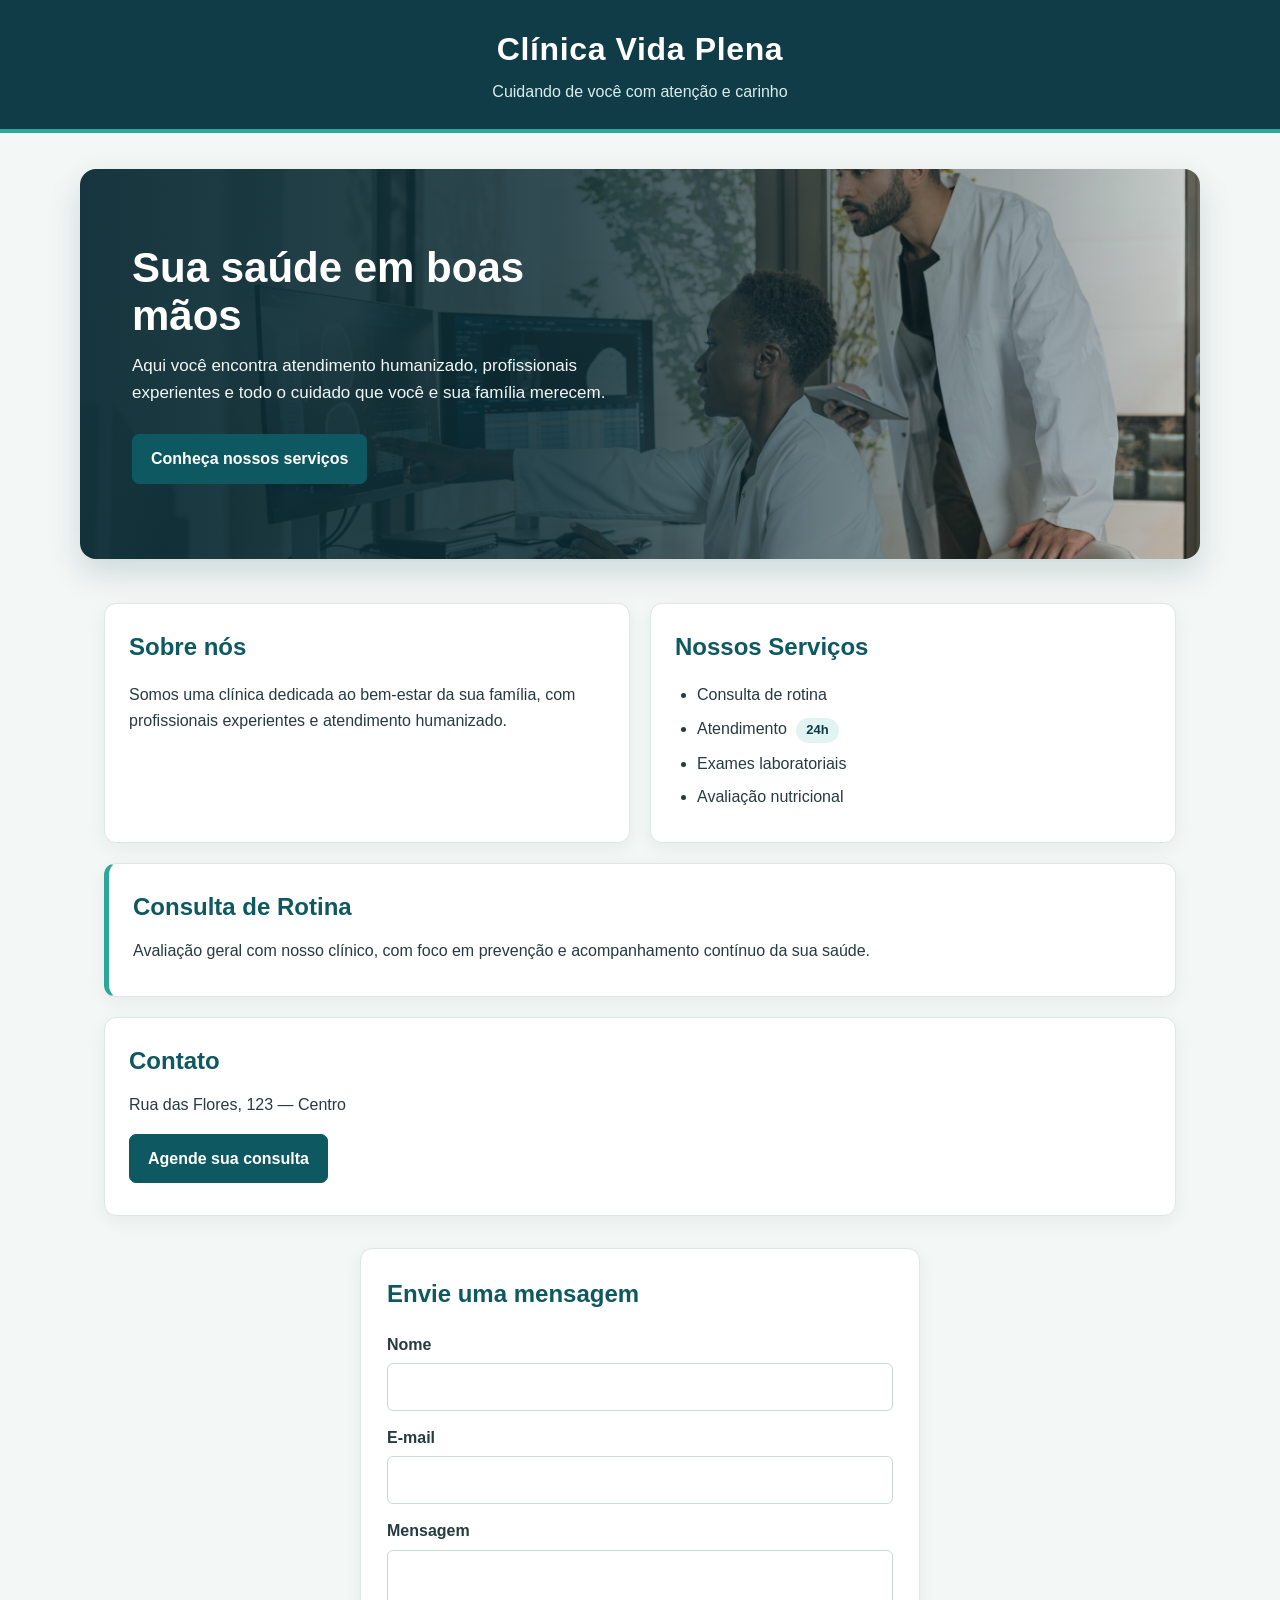
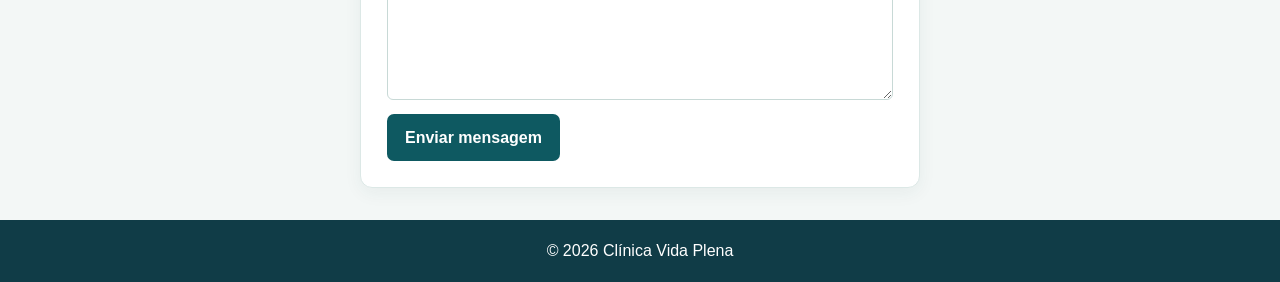
<file: pratica/index.html>
<!DOCTYPE html>
<html lang="pt-br">
<head>
    <meta charset="UTF-8">
    <meta name="viewport" content="width=device-width, initial-scale=1.0">
    <title>Clínica Vida Plena</title>

    <link rel="stylesheet" href="style.css">
</head>

<body>
    <header>
        <h1>Clínica Vida Plena</h1>
        <p>Cuidando de você com atenção e carinho</p>
    </header>

    <section class="banner">
        <div class="banner-conteudo">
            <h2>Sua saúde em boas mãos</h2>
            <p>Aqui você encontra atendimento humanizado, profissionais experientes e todo o cuidado que você e sua família merecem.</p>
            <a class="botao" href="#servicos">Conheça nossos serviços</a>
        </div>
    </section>

    <main>
        <div class="linha">
            <section class="bloco sobre">
                <h2>Sobre nós</h2>
                <p>Somos uma clínica dedicada ao bem-estar da sua família, com profissionais experientes e atendimento humanizado.</p>
            </section>

            <section class="bloco servicos" id="servicos">
                <h2>Nossos Serviços</h2>
                <ul>
                    <li>Consulta de rotina</li>
                    <li>Atendimento <span class="selo">24h</span></li>
                    <li>Exames laboratoriais</li>
                    <li>Avaliação nutricional</li>
                </ul>
            </section>
        </div>

        <section class="servico">
            <h2>Consulta de Rotina</h2>
            <p>Avaliação geral com nosso clínico, com foco em prevenção e acompanhamento contínuo da sua saúde.</p>
        </section>

        <section class="bloco contato">
            <h2>Contato</h2>
            <p>Rua das Flores, 123 — Centro</p>
            <p><a class="botao" href="mailto:contato@clinicavidaplena.com">Agende sua consulta</a></p>
        </section>
    </main>

    <form class="formulario-contato" id="formulario-contato" action="https://formspree.io/f/mjyykjnv" method="post">
        <h2>Envie uma mensagem</h2>
        <label for="nome">Nome</label>
        <input id="nome" name="nome" type="text" autocomplete="name" required>
        <label for="email">E-mail</label>
        <input id="email" name="email" type="email" autocomplete="email" required>
        <label for="mensagem">Mensagem</label>
        <textarea id="mensagem" name="mensagem" rows="5" required></textarea>
        <button type="submit">Enviar mensagem</button>
      </form>


    <footer>
        <p>&copy; 2026 Clínica Vida Plena</p>
    </footer>
</body>
</html>
</file>
<file: pratica/style.css>
* {
    box-sizing: border-box;
}

:root {
    color-scheme: light;
    --cor-primaria: #0e5961;
    --cor-primaria-escura: #103c47;
    --cor-destaque: #2aa89b;
    --cor-texto: #263b40;
    --cor-fundo: #f3f7f6;
    --cor-borda: #dce8e6;
}

body {
    margin: 0;
    padding: 0;
    background-color: var(--cor-fundo);
    color: var(--cor-texto);
    font-family: Arial, Helvetica, sans-serif;
    line-height: 1.6;
}

header {
    padding: 24px 16px;
    background-color: var(--cor-primaria-escura);
    border-bottom: 4px solid var(--cor-destaque);
    color: #fff;
    text-align: center;
}

header h1 {
    margin: 0 0 4px;
    font-size: 32px;
    letter-spacing: 0.02em;
}

header p {
    margin: 0;
    color: #d9eeeb;
    font-size: 16px;
}

.banner {
    padding: 36px 24px;
}

.banner-conteudo {
    display: flex;
    min-height: 390px;
    max-width: 1120px;
    margin: 0 auto;
    padding: 52px;
    flex-direction: column;
    align-items: flex-start;
    justify-content: center;
    border-radius: 16px;
    background-image:
        linear-gradient(90deg, rgba(10, 43, 52, 0.94) 0%, rgba(10, 43, 52, 0.82) 43%, rgba(10, 43, 52, 0.12) 100%),
        url("fotobaner.jpg");
    background-position: center;
    background-size: cover;
    box-shadow: 0 14px 32px rgba(16, 60, 71, 0.16);
    color: #fff;
}

.banner h2 {
    max-width: 500px;
    margin: 0 0 12px;
    color: #fff;
    font-size: clamp(30px, 4vw, 42px);
    line-height: 1.15;
}

.banner p {
    max-width: 500px;
    margin: 0 0 20px;
    color: #f0f7f6;
    font-size: 17px;
}

.botao {
    display: inline-block;
    margin-top: 8px;
    padding: 11px 18px;
    border: 1px solid var(--cor-primaria);
    border-radius: 7px;
    background-color: var(--cor-primaria);
    color: #fff;
    font-weight: bold;
    text-decoration: none;
    transition: background-color 160ms ease, transform 160ms ease;
}

.botao:hover {
    transform: translateY(-1px);
    background-color: var(--cor-primaria-escura);
}

main {
    max-width: 1120px;
    margin: 8px auto 32px;
    padding: 0 24px;
}

.linha {
    display: flex;
    flex-wrap: wrap;
    gap: 20px;
}

.bloco,
.servico,
.formulario-contato {
    border: 1px solid var(--cor-borda);
    border-radius: 12px;
    background-color: #fff;
    box-shadow: 0 5px 18px rgba(28, 67, 68, 0.06);
}

.bloco {
    margin-bottom: 20px;
    padding: 24px;
}

.linha .bloco {
    flex: 1;
    min-width: 260px;
}

h2 {
    margin-top: 0;
    margin-bottom: 12px;
    color: var(--cor-primaria);
}

.servicos ul {
    margin-bottom: 0;
    padding-left: 22px;
}

.servicos li {
    margin-bottom: 8px;
}

.selo {
    display: inline-block;
    margin-left: 5px;
    padding: 2px 10px;
    border-radius: 15px;
    background-color: #e2f4f1;
    color: var(--cor-primaria-escura);
    font-size: 13px;
    font-weight: bold;
}

.servico {
    margin-bottom: 20px;
    padding: 24px;
    border-left: 5px solid var(--cor-destaque);
}

.servico p,
.contato p {
    margin: 8px 0;
}

.formulario-contato {
    max-width: 560px;
    margin: 32px auto;
    padding: 26px;
}

.formulario-contato h2 {
    margin-top: 0;
    margin-bottom: 18px;
}

.formulario-contato label {
    display: block;
    margin-bottom: 6px;
    font-weight: bold;
}

.formulario-contato input,
.formulario-contato textarea {
    display: block;
    width: 100%;
    margin-bottom: 14px;
    padding: 10px 12px;
    border: 1px solid #c8d9d6;
    border-radius: 6px;
    background-color: #fff;
    color: var(--cor-texto);
    font: inherit;
}

.formulario-contato input:focus,
.formulario-contato textarea:focus {
    border-color: var(--cor-destaque);
    outline: 3px solid rgba(42, 168, 155, 0.18);
}

.formulario-contato button {
    padding: 11px 18px;
    border: 0;
    border-radius: 7px;
    background-color: var(--cor-primaria);
    color: #fff;
    cursor: pointer;
    font: inherit;
    font-weight: bold;
    transition: background-color 160ms ease;
}

.formulario-contato button:hover {
    background-color: var(--cor-primaria-escura);
}

.formulario-contato button:disabled {
    background-color: #9abbb6;
    cursor: not-allowed;
}

.formulario-contato .mensagem-sucesso {
    margin-top: 10px;
    color: #17684f;
    font-weight: bold;
}

.formulario-contato .mensagem-erro {
    margin-top: 10px;
    color: #a52e32;
    font-weight: bold;
}

.formulario-contato .mensagem-erro ul {
    margin: 0;
    padding-left: 20px;
}

.formulario-contato .mensagem-erro li {
    margin-bottom: 5px;
}

footer {
    margin-top: 30px;
    padding: 18px;
    background-color: var(--cor-primaria-escura);
    color: #fff;
    text-align: center;
}

footer p {
    margin: 0;
}

a:focus-visible,
button:focus-visible {
    outline: 3px solid #f1bd57;
    outline-offset: 3px;
}

@media (max-width: 600px) {
    header h1 {
        font-size: 26px;
    }

    .banner {
        padding: 20px 16px;
    }

    .banner-conteudo {
        min-height: 360px;
        padding: 30px 24px;
        background-position: 58% center;
        border-radius: 12px;
    }

    .banner p {
        font-size: 16px;
    }

    main {
        padding: 0 16px;
    }

    .bloco,
    .servico,
    .formulario-contato {
        padding: 20px;
    }
}
</file>
